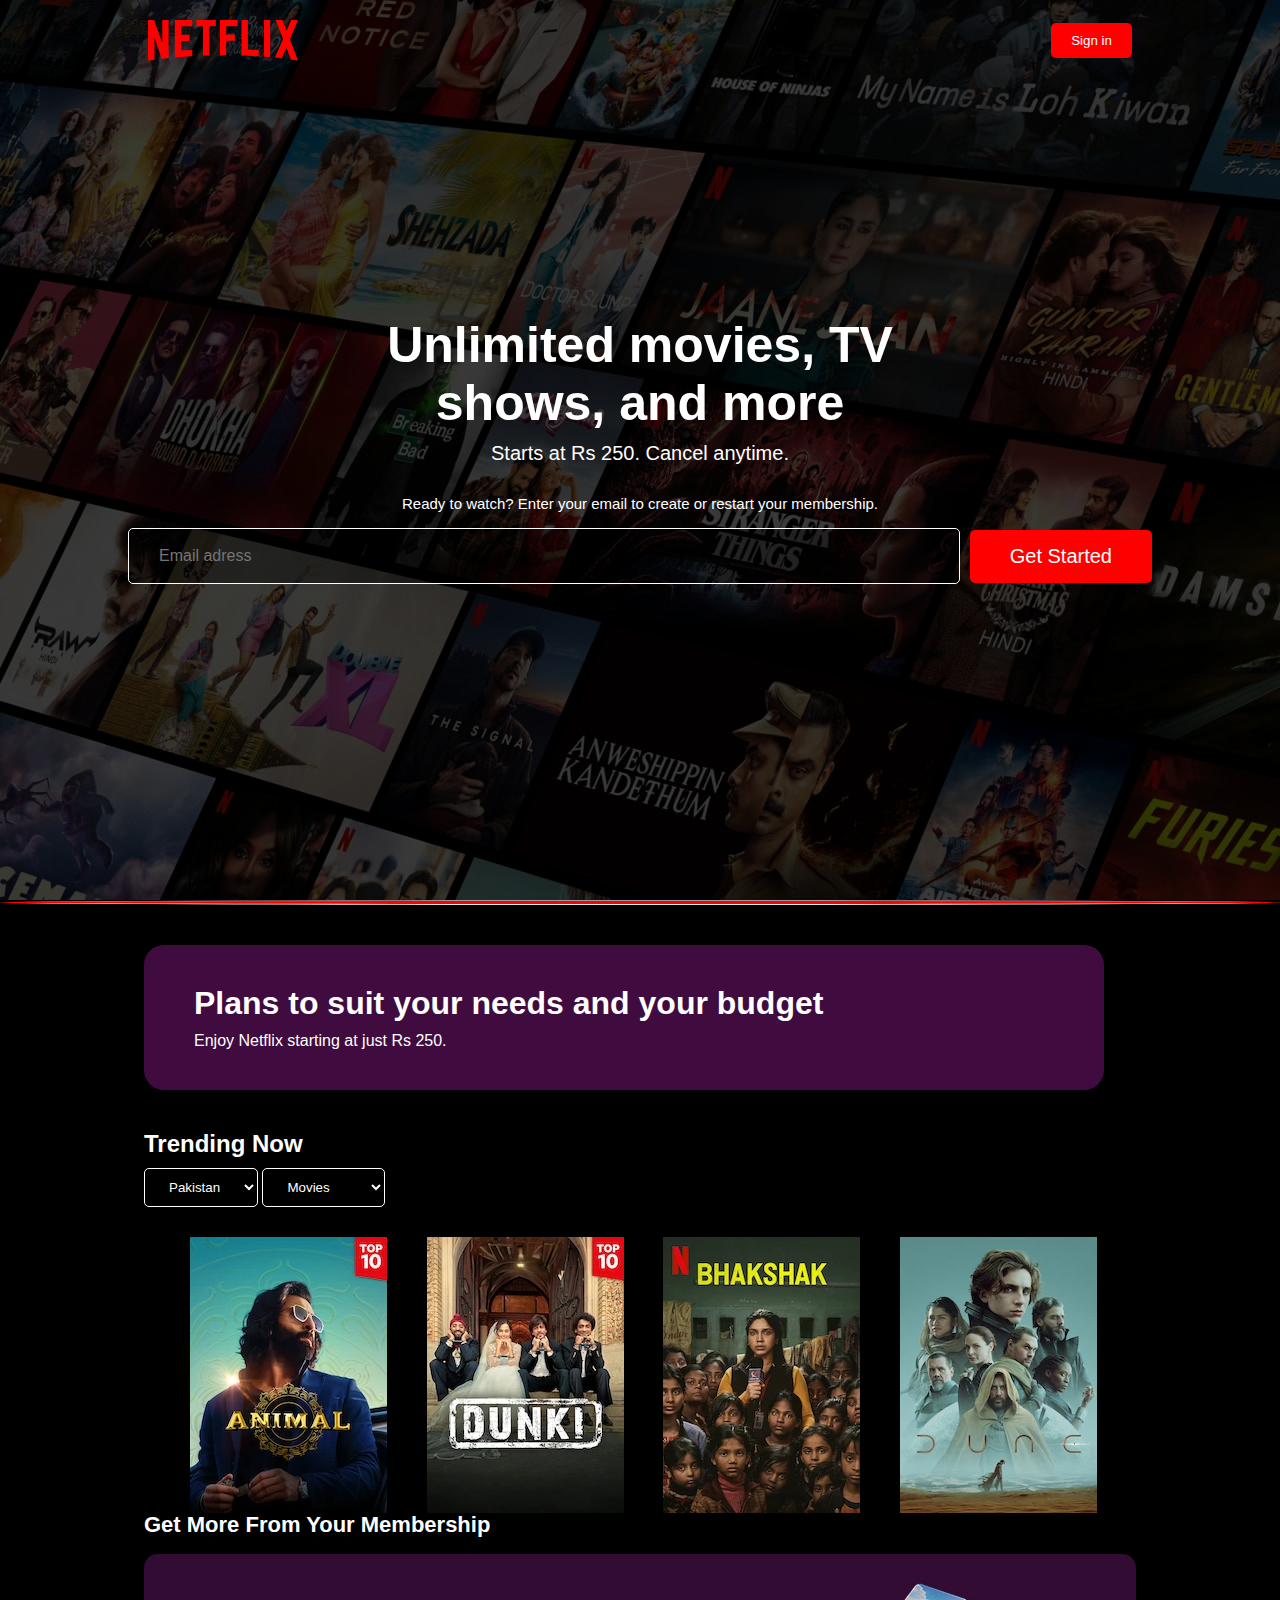
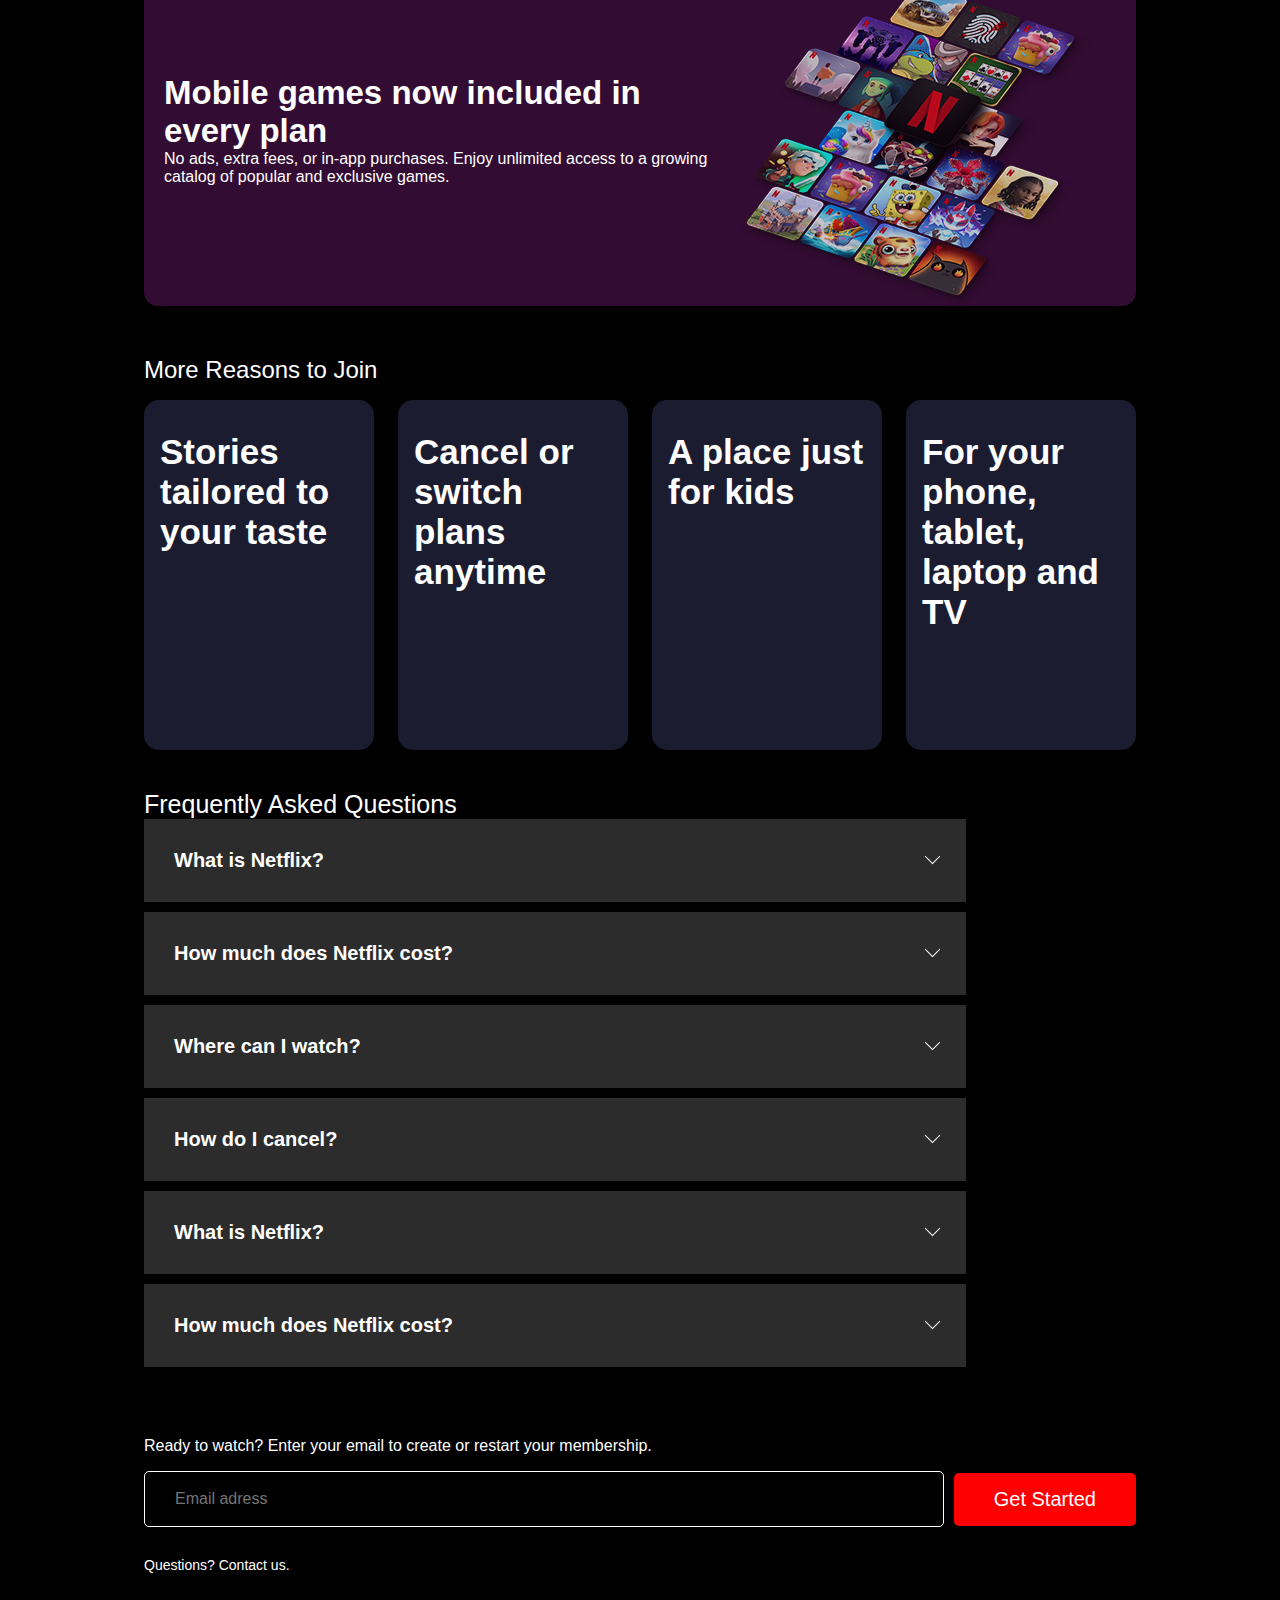
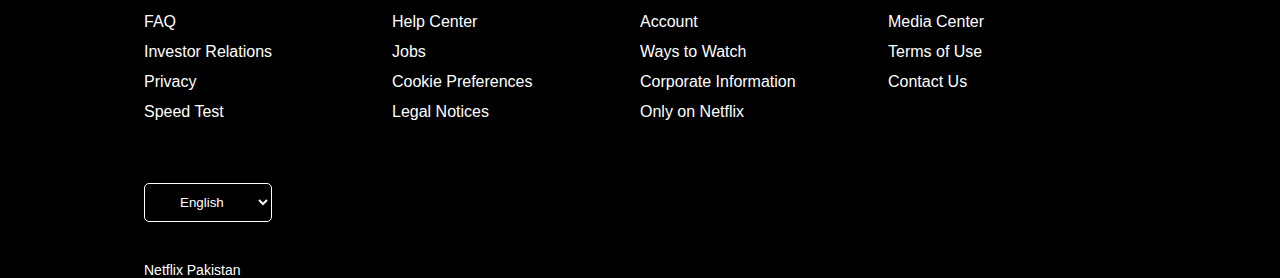
<file: Netflix clone/index.html>
<!DOCTYPE html>
<html lang="en">
  <head>
    <meta charset="UTF-8" />
    <meta name="viewport" content="width=device-width, initial-scale=1.0" />
    <title>Netflix clone</title>
    <link rel="stylesheet" href="style.css" />
  </head>

  <header class="main-navbar">
    <nav>
      <svg
        viewBox="0 0 111 30"
        version="1.1"
        xmlns="http://www.w3.org/2000/svg"
        xmlns:xlink="http://www.w3.org/1999/xlink"
        aria-hidden="true"
        role="img"
        class="default-ltr-cache-1d568uk ev1dnif2"
      >
        <g>
          <path
            d="M105.06233,14.2806261 L110.999156,30 C109.249227,29.7497422 107.500234,29.4366857 105.718437,29.1554972 L102.374168,20.4686475 L98.9371075,28.4375293 C97.2499766,28.1563408 95.5928391,28.061674 93.9057081,27.8432843 L99.9372012,14.0931671 L94.4680851,-5.68434189e-14 L99.5313525,-5.68434189e-14 L102.593495,7.87421502 L105.874965,-5.68434189e-14 L110.999156,-5.68434189e-14 L105.06233,14.2806261 Z M90.4686475,-5.68434189e-14 L85.8749649,-5.68434189e-14 L85.8749649,27.2499766 C87.3746368,27.3437061 88.9371075,27.4055675 90.4686475,27.5930265 L90.4686475,-5.68434189e-14 Z M81.9055207,26.93692 C77.7186241,26.6557316 73.5307901,26.4064111 69.250164,26.3117443 L69.250164,-5.68434189e-14 L73.9366389,-5.68434189e-14 L73.9366389,21.8745899 C76.6248008,21.9373887 79.3120255,22.1557784 81.9055207,22.2804387 L81.9055207,26.93692 Z M64.2496954,10.6561065 L64.2496954,15.3435186 L57.8442216,15.3435186 L57.8442216,25.9996251 L53.2186709,25.9996251 L53.2186709,-5.68434189e-14 L66.3436123,-5.68434189e-14 L66.3436123,4.68741213 L57.8442216,4.68741213 L57.8442216,10.6561065 L64.2496954,10.6561065 Z M45.3435186,4.68741213 L45.3435186,26.2498828 C43.7810479,26.2498828 42.1876465,26.2498828 40.6561065,26.3117443 L40.6561065,4.68741213 L35.8121661,4.68741213 L35.8121661,-5.68434189e-14 L50.2183897,-5.68434189e-14 L50.2183897,4.68741213 L45.3435186,4.68741213 Z M30.749836,15.5928391 C28.687787,15.5928391 26.2498828,15.5928391 24.4999531,15.6875059 L24.4999531,22.6562939 C27.2499766,22.4678976 30,22.2495079 32.7809542,22.1557784 L32.7809542,26.6557316 L19.812541,27.6876933 L19.812541,-5.68434189e-14 L32.7809542,-5.68434189e-14 L32.7809542,4.68741213 L24.4999531,4.68741213 L24.4999531,10.9991564 C26.3126816,10.9991564 29.0936358,10.9054269 30.749836,10.9054269 L30.749836,15.5928391 Z M4.78114163,12.9684132 L4.78114163,29.3429562 C3.09401069,29.5313525 1.59340144,29.7497422 0,30 L0,-5.68434189e-14 L4.4690224,-5.68434189e-14 L10.562377,17.0315868 L10.562377,-5.68434189e-14 L15.2497891,-5.68434189e-14 L15.2497891,28.061674 C13.5935889,28.3437998 11.906458,28.4375293 10.1246602,28.6868498 L4.78114163,12.9684132 Z"
          ></path>
        </g>
      </svg>
      <button class="btn">Sign in</button>
    </nav>
  </header>
  <main class="hero-section">
    <div class="overlay"></div>
    <h1 class="z-1">Unlimited movies, TV shows, and more</h1>
    <p class="first-p z-1">Starts at Rs 250. Cancel anytime.</p>
    <p class="second-p z-1">
      Ready to watch? Enter your email to create or restart your membership.
    </p>
    <div class="email-div z-1">
      <input type="email" name="email" id="email" placeholder="Email adress" />
      <button class="btn btn-lg">Get&nbsp;Started</button>
    </div>
  </main>
  <hr />
  <section class="main-div">
    <div class="section-1">
      <h1>Plans to suit your needs and your budget</h1>
      <p class="p-3">Enjoy Netflix starting at just Rs 250.</p>
    </div>
    <div class="sec-2">
      <div>
        <h2>Trending Now</h2>
        <select name="" class="select-opt">
          <option value="">Pakistan</option>
          <option value="">Global</option>
        </select>
        <select name="" class="select-opt">
          <option value="">Movies</option>
          <option value="">TV Shows</option>
        </select>
      </div>
    </div>
    <div class="card-container">
      <div class="card"><img src="images/card-img1.webp" alt="" /></div>
      <div class="card"><img src="images/card-img2.webp" alt="" /></div>
      <div class="card"><img src="images/card-img3.webp" alt="" /></div>
      <div class="card"><img src="images/card-img4.webp" alt="" /></div>
    </div>
  </section>
  <h3 class="sec3-h2 main-div">Get More From Your Membership</h3>
  <section class="sec-3 main-div">
    <div class="daughter-div">
      <div class="sec3-div">
        <h1 class="sec3-h1">Mobile games now included in every plan</h1>
        <p>
          No ads, extra fees, or in-app purchases. Enjoy unlimited access to a
          growing catalog of popular and exclusive games.
        </p>
      </div>
      <div class="img-div"></div>
      <img src="./images/second-sec.png" alt="" />
    </div>
  </section>
  <section class="main-div">
    <h3 class="card-h3">More Reasons to Join</h3>
    <div class="joincard-div">
      <div class="join-card">Stories tailored to your taste</div>
      <div class="join-card">Cancel or switch plans anytime</div>
      <div class="join-card">A place just for kids</div>
      <div class="join-card">For your phone, tablet, laptop and TV</div>
    </div>
    <h3 class="faq-h3">Frequently Asked Questions</h3>
    <section>
      <div>
        <div class="container">
          <div class="faq-drawer">
            <input
              class="faq-drawer__trigger"
              id="faq-drawer"
              type="checkbox"
            /><label class="faq-drawer__title" for="faq-drawer"
              >What is Netflix?
            </label>
            <div class="faq-drawer__content-wrapper">
              <div class="faq-drawer__content">
                <p>
                  Netflix is a streaming service that offers a wide variety of
                  award-winning TV shows, movies, anime, documentaries, and more
                  on thousands of internet-connected devices. You can watch as
                  much as you want, whenever you want without a single
                  commercial – all for one low monthly price. There's always
                  something new to discover and new TV shows and movies are
                  added every week!
                </p>
              </div>
            </div>
          </div>

          <div class="faq-drawer">
            <input
              class="faq-drawer__trigger"
              id="faq-drawer-2"
              type="checkbox"
            /><label class="faq-drawer__title" for="faq-drawer-2"
              >How much does Netflix cost?
            </label>
            <div class="faq-drawer__content-wrapper">
              <div class="faq-drawer__content">
                <p>
                  Lorem ipsum dolor sit amet, consectetur adipiscing elit, sed
                  do eiusmod tempor incididunt ut labore et dolore magna aliqua.
                  Ut enim ad minim veniam, quis nostrud exercitation ullamco
                  laboris nisi ut aliquip ex ea commodo consequat. Duis aute
                  irure dolor in reprehenderit in voluptate velit esse cillum
                  dolore eu fugiat nulla pariatur.
                </p>
              </div>
            </div>
          </div>
          <div class="faq-drawer">
            <input
              class="faq-drawer__trigger"
              id="faq-drawer-3"
              type="checkbox"
            /><label class="faq-drawer__title" for="faq-drawer-3"
              >Where can I watch?
            </label>
            <div class="faq-drawer__content-wrapper">
              <div class="faq-drawer__content">
                <p>
                  Lorem ipsum dolor sit amet, consectetur adipiscing elit, sed
                  do eiusmod tempor incididunt ut labore et dolore magna aliqua.
                  Ut enim ad minim veniam, quis nostrud exercitation ullamco
                  laboris nisi ut aliquip ex ea commodo consequat. Duis aute
                  irure dolor in reprehenderit in voluptate velit esse cillum
                  dolore eu fugiat nulla pariatur.
                </p>
              </div>
            </div>
          </div>
          <div class="faq-drawer">
            <input
              class="faq-drawer__trigger"
              id="faq-drawer-4"
              type="checkbox"
            /><label class="faq-drawer__title" for="faq-drawer-4"
              >How do I cancel?
            </label>
            <div class="faq-drawer__content-wrapper">
              <div class="faq-drawer__content">
                <p>
                  Lorem ipsum dolor sit amet, consectetur adipiscing elit, sed
                  do eiusmod tempor incididunt ut labore et dolore magna aliqua.
                  Ut enim ad minim veniam, quis nostrud exercitation ullamco
                  laboris nisi ut aliquip ex ea commodo consequat. Duis aute
                  irure dolor in reprehenderit in voluptate velit esse cillum
                  dolore eu fugiat nulla pariatur.
                </p>
              </div>
            </div>
          </div>
          <div class="faq-drawer">
            <input
              class="faq-drawer__trigger"
              id="faq-drawer-5"
              type="checkbox"
            /><label class="faq-drawer__title" for="faq-drawer-5"
              >What is Netflix?</label
            >
            <div class="faq-drawer__content-wrapper">
              <div class="faq-drawer__content">
                <p>
                  Lorem ipsum dolor sit amet, consectetur adipiscing elit, sed
                  do eiusmod tempor incididunt ut labore et dolore magna aliqua.
                  Ut enim ad minim veniam, quis nostrud exercitation ullamco
                  laboris nisi ut aliquip ex ea commodo consequat. Duis aute
                  irure dolor in reprehenderit in voluptate velit esse cillum
                  dolore eu fugiat nulla pariatur.
                </p>
              </div>
            </div>
          </div>

          <div class="faq-drawer">
            <input
              class="faq-drawer__trigger"
              id="faq-drawer-6"
              type="checkbox"
            /><label class="faq-drawer__title" for="faq-drawer-6"
              >How much does Netflix cost?</label
            >
            <div class="faq-drawer__content-wrapper">
              <div class="faq-drawer__content">
                <p>
                  Lorem ipsum dolor sit amet, consectetur adipiscing elit, sed
                  do eiusmod tempor incididunt ut labore et dolore magna aliqua.
                  Ut enim ad minim veniam, quis nostrud exercitation ullamco
                  laboris nisi ut aliquip ex ea commodo consequat. Duis aute
                  irure dolor in reprehenderit in voluptate velit esse cillum
                  dolore eu fugiat nulla pariatur.
                </p>
              </div>
            </div>
          </div>
        </div>
      </div>
    </section>
  </section>
  <section class="main-div">
    <div>
      <p class="footer-p">
        Ready to watch? Enter your email to create or restart your membership.
      </p>
      <div class="email-div z-1 footer-email">
        <input
          type="email"
          name="email"
          id="email"
          placeholder="Email adress"
        />
        <button class="btn btn-lg">Get&nbsp;Started</button>
      </div>
    </div>
  </section>
  <footer class="main-div">
    <p class="footer-a">Questions? Contact us.</p>
    <div class="faq-uldiv">
      <ul class="ul">
        <li>FAQ</li>
        <li>Investor Relations</li>
        <li>Privacy</li>
        <li>Speed Test</li>
      </ul>
      <ul class="ul">
        <li>Help Center</li>
        <li>Jobs</li>
        <li>Cookie Preferences</li>
        <li>Legal Notices</li>
      </ul>
      <ul class="ul">
        <li>Account</li>
        <li>Ways to Watch</li>
        <li>Corporate Information</li>
        <li>Only on Netflix</li>
      </ul>
      <ul class="ul">
        <li>Media Center</li>
        <li>Terms of Use</li>
        <li>Contact Us</li>
      </ul>
    </div>
    <select name="" class="select-opt select-eng">
      <option value="">English</option>
    </select>
    <p>Netflix Pakistan</p>
  </footer>
</html>
</file>
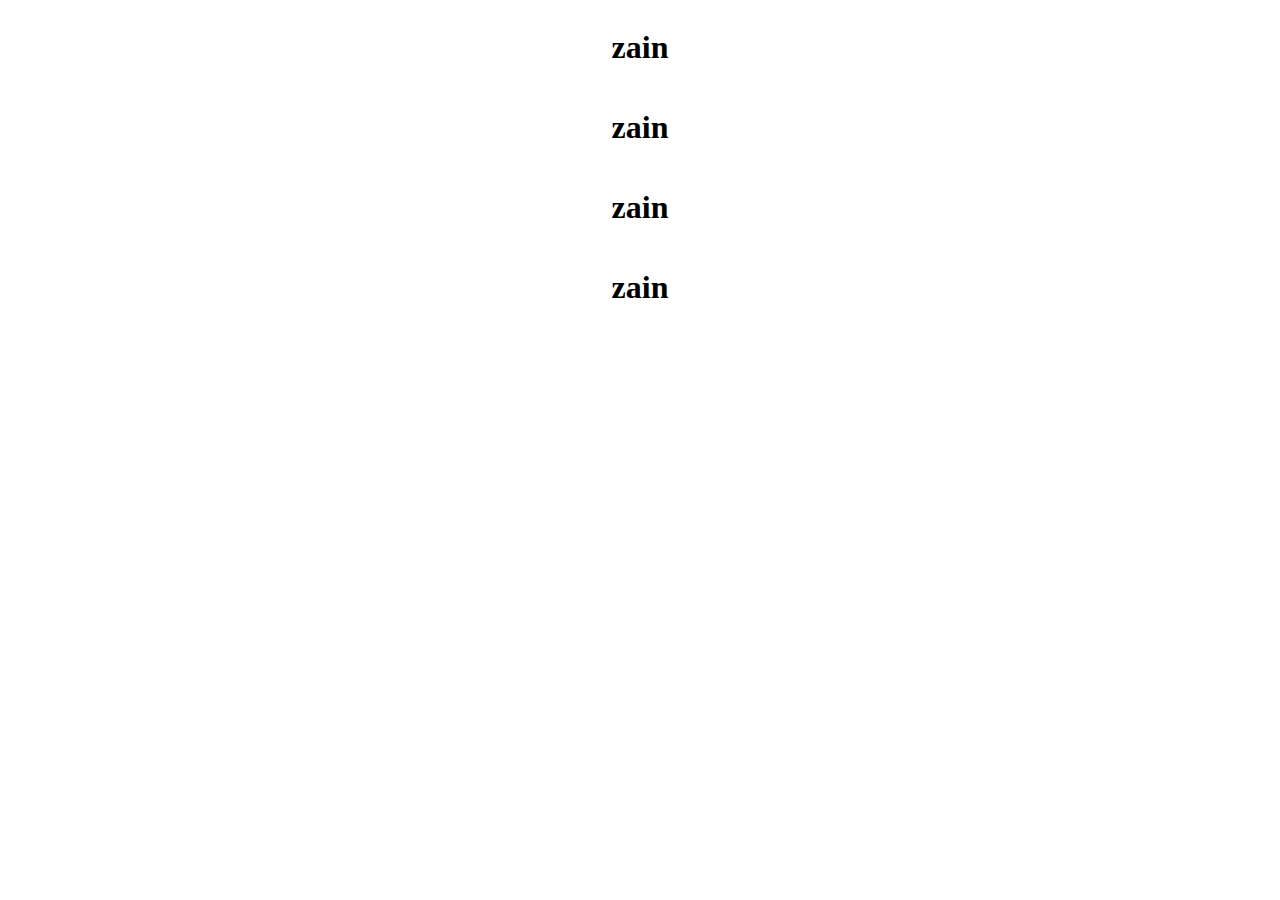
<file: Netflix clone/new.html>
<!DOCTYPE html>
<html lang="en">
  <head>
    <meta charset="UTF-8" />
    <meta name="viewport" content="width=device-width, initial-scale=1.0" />
    <title>Document</title>
    <style>
      .div-main {
        display: grid;
        justify-content: center;
      }
    </style>
  </head>
  <body>
    <div class="div-main">
      <h1>zain</h1>
      <h1>zain</h1>
      <h1>zain</h1>
      <h1>zain</h1>
    </div>
  </body>
</html>
</file>
<file: Netflix clone/style.css>
* {
  margin: 0;
  padding: 0;
  box-sizing: border-box;
  font-family: "Poppins", sans-serif;
}
body {
  width: 100%;
  min-height: 100vh;
  color: white;
  background-color: black;
}
.main-navbar {
  position: absolute;
  top: 0;
  z-index: 999;
  width: 100%;
}
nav {
  display: flex;
  width: 100%;
  justify-content: space-between;
  align-items: center;
  padding: 20px;
  max-width: 1024px;
  margin: auto;
}

svg {
  fill: red;
  width: 150px;
}
.btn {
  background-color: red;
  border: none;
  padding: 10px 20px;
  color: white;
  border-radius: 5px;
}
.btn:hover {
  background-color: darkred;
}
.hero-section {
  display: flex;
  justify-content: center;
  align-items: center;
  flex-direction: column;
  background-image: url(./images/bg.jpg);
  min-height: 100vh;
  position: relative;
}
.overlay {
  position: absolute;
  inset: 0;
  background-color: rgba(0, 0, 0, 0.7);
}
.hero-section h1 {
  font-weight: 800;
  font-size: 50px;
  max-width: 600px;
  text-align: center;
}
.first-p {
  font-weight: 100;
  font-size: 20px;
  padding-top: 10px;
}
.second-p {
  font-weight: 100;
  font-size: 15px;
  padding-top: 30px;
}
.email-div {
  width: 80%;
  margin-top: 16px;
  /* margin: auto; */
  display: flex;
  align-items: center;
  gap: 10px;
}

#email {
  background: rgba(0, 0, 0, 0.4);
  padding: 18px 30px;
  width: 100%;
  border: 1px solid white;
  border-radius: 5px;
  color: white;
  font-weight: 200;
  font-size: 16px;
}
.btn-lg {
  padding: 15px 40px;
  font-weight: 200;
  /* width: max-content; */
  font-size: 20px;
}
hr {
  height: 5px;
  background-color: red;
  border-radius: 100%;
}
.z-1 {
  z-index: 3;
}

.main-div {
  padding: 0px 9rem;
}

.section-1 {
  align-items: center;
  justify-content: center;
  background-color: rgb(64, 12, 64);
  max-width: 960px;
  margin-top: 40px;
  padding: 40px 50px;
  border-radius: 20px;
}
.section-1:hover {
  background-color: rgb(92, 29, 92);
}
.p-3 {
  margin-top: 10px;
}
.sec-2 {
  padding-top: 40px;
}
.select-opt {
  border: 1px solid white;
  background-color: black;
  color: white;
  padding: 10px 20px;
  margin-top: 10px;
  border-radius: 5px;
}
.select-opt option {
  background-color: white;
  color: black;
}
.card-container {
  display: flex;
  justify-content: space-evenly;
  align-items: center;
  padding-top: 30px;
}
.card {
  width: 190px;
  height: 275px;
  background-color: rgb(200, 194, 194);
  transition: transform 0.3s ease;
  border-radius: 10px;
}
.card:hover {
  transform: scale(1.05);
}
.sec-3 {
  display: flex;
  margin-top: 1rem;
}
.sec3-h2 {
  pdding-top: 4rem;
  font-size: 22px;
}

.daughter-div {
  background-color: rgb(51, 12, 51);
  display: flex;
  justify-content: space-between;
  align-items: center;
  border-radius: 14px;
}
.img-div {
}
.sec3-h1 {
  font-weight: 200px;
  font-size: 33px;
  flex-direction: column;
}
.sec3-div {
  padding: 120px 16px 120px 20px;
}

.card-h3 {
  padding-top: 50px;
  font-weight: 200;
  font-size: 24px;
}
.joincard-div {
  display: flex;
  justify-content: space-between;
  align-items: center;
  padding-top: 16px;
}
.join-card {
  padding: 32px 16px 128px 16px;
  width: 230px;
  height: 350px;
  background-color: rgb(28, 28, 48);
  border-radius: 15px;
  font-weight: 600;
  font-size: 35px;
}

.faq-h3 {
  font-size: 25px;
  font-weight: 100;
  padding-top: 40px;
}
.container {
  padding-right: 170px;
}

.faq-drawer {
  margin-bottom: 10px;
}

.faq-drawer__content-wrapper {
  font-size: 1.21em;
  line-height: 1.4em;
  max-height: 0px;
  overflow: hidden;
  transition: 0.25s ease-in-out;
  background-color: rgb(51, 49, 49);
}

.faq-drawer__content p {
  padding: 15px;
}

.faq-drawer__title {
  cursor: pointer;
  display: block;
  font-size: 1.25em;
  font-weight: 700;
  padding: 30px;
  background-color: rgb(44, 44, 44);
  position: relative;
  margin-bottom: 0;
  transition: all 0.25s ease-out;
}
.faq-drawer__title:hover {
  background-color: rgb(65, 62, 62);
}

.faq-drawer__title::after {
  border-style: solid;
  border-width: 1px 1px 0 0;
  content: " ";
  display: inline-block;
  float: right;
  height: 10px;
  left: 2px;
  position: relative;
  right: 20px;
  top: 2px;
  transform: rotate(135deg);
  transition: 0.35s ease-in-out;
  vertical-align: top;
  width: 10px;
}

.faq-drawer__trigger:checked
  + .faq-drawer__title
  + .faq-drawer__content-wrapper {
  max-height: 350px;
}

.faq-drawer__trigger:checked + .faq-drawer__title::after {
  transform: rotate(-45deg);
  transition: 0.25s ease-in-out;
}

input[type="checkbox"] {
  display: none;
}

.faq:hover {
  background-color: rgb(65, 62, 62);
}
.footer {
  /* padding: 20px 20px ; */
}
.footer-p {
  padding-top: 60px;
}
.footer-email {
  width: 100%;
}
.footer-a {
  margin-top: 30px;
  color: white;
}

.faq-uldiv {
  display: grid;
  grid-template-columns: 1fr 1fr 1fr 1fr;
  margin-top: 40px;
}
.ul {
  list-style-type: none;
}
.ul li {
  margin-bottom: 12px;
}

.select-eng {
  margin-top: 50px;
  padding: 10px 31px;
}
footer p {
  margin-top: 40px;
  font-size: 14px;
  font-weight: 100;
}

@media only screen and (max-width: 930px) {
  .hero-section h1 {
    font-size: 28px;
  }
}
@media only screen and (max-width: 630px) {
  .hero-section h1 {
    font-size: 18px;
  }

  .second-p {
    text-align: center;
  }
}
@media only screen and (max-width: 930px) {
  #email {
  }
}

@media only screen and (max-width: 1100px) {
  .main-div {
    padding: 0px 20px 0px 20px;
  }

  @media only screen and (max-width: 720px) {
    .faq-uldiv {
      display: grid;
      grid-template-columns: 1fr 1fr;
      margin-top: 40px;
    }
  }
  @media only screen and (max-width: 480px) {
    .faq-uldiv {
      display: grid;
      grid-template-columns: 1fr;
      margin-top: 40px;
      /* margin: auto; */
      /* justify-content: center; */
      /* margin: auto; */
    }
  }

  @media only screen and (max-width: 600px) {
    .container {
      /* padding: 80px; */
    }
  }
  .container {
    padding-right: 0px;
  }

  .email-div {
    width: 100%;
    padding: 0px 10px 0px 10px;
  }

  .btn-lg {
    padding: 15px 40px;
    font-weight: 200;
    /* width: max-content; */
    font-size: 10px;
  }
}

@media only screen and (max-width: 1000px) {
  .card-container {
    flex-direction: column;
    gap: 20px;
    margin-bottom: 30px;
  }

  .card img {
    width: 100%;
    height: auto;
  }
}

@media only screen and (max-width: 960px) {
  .daughter-div {
    flex-direction: column;
  }
  .sec3-div {
    padding: 30px;
  }

  .joincard-div {
    flex-direction: column;
    gap: 15px;
  }

  .join-card {
    width: 80%;
    padding: 32px 8px 128px 8px;
    font-size: 45px;
  }
}
</file>
